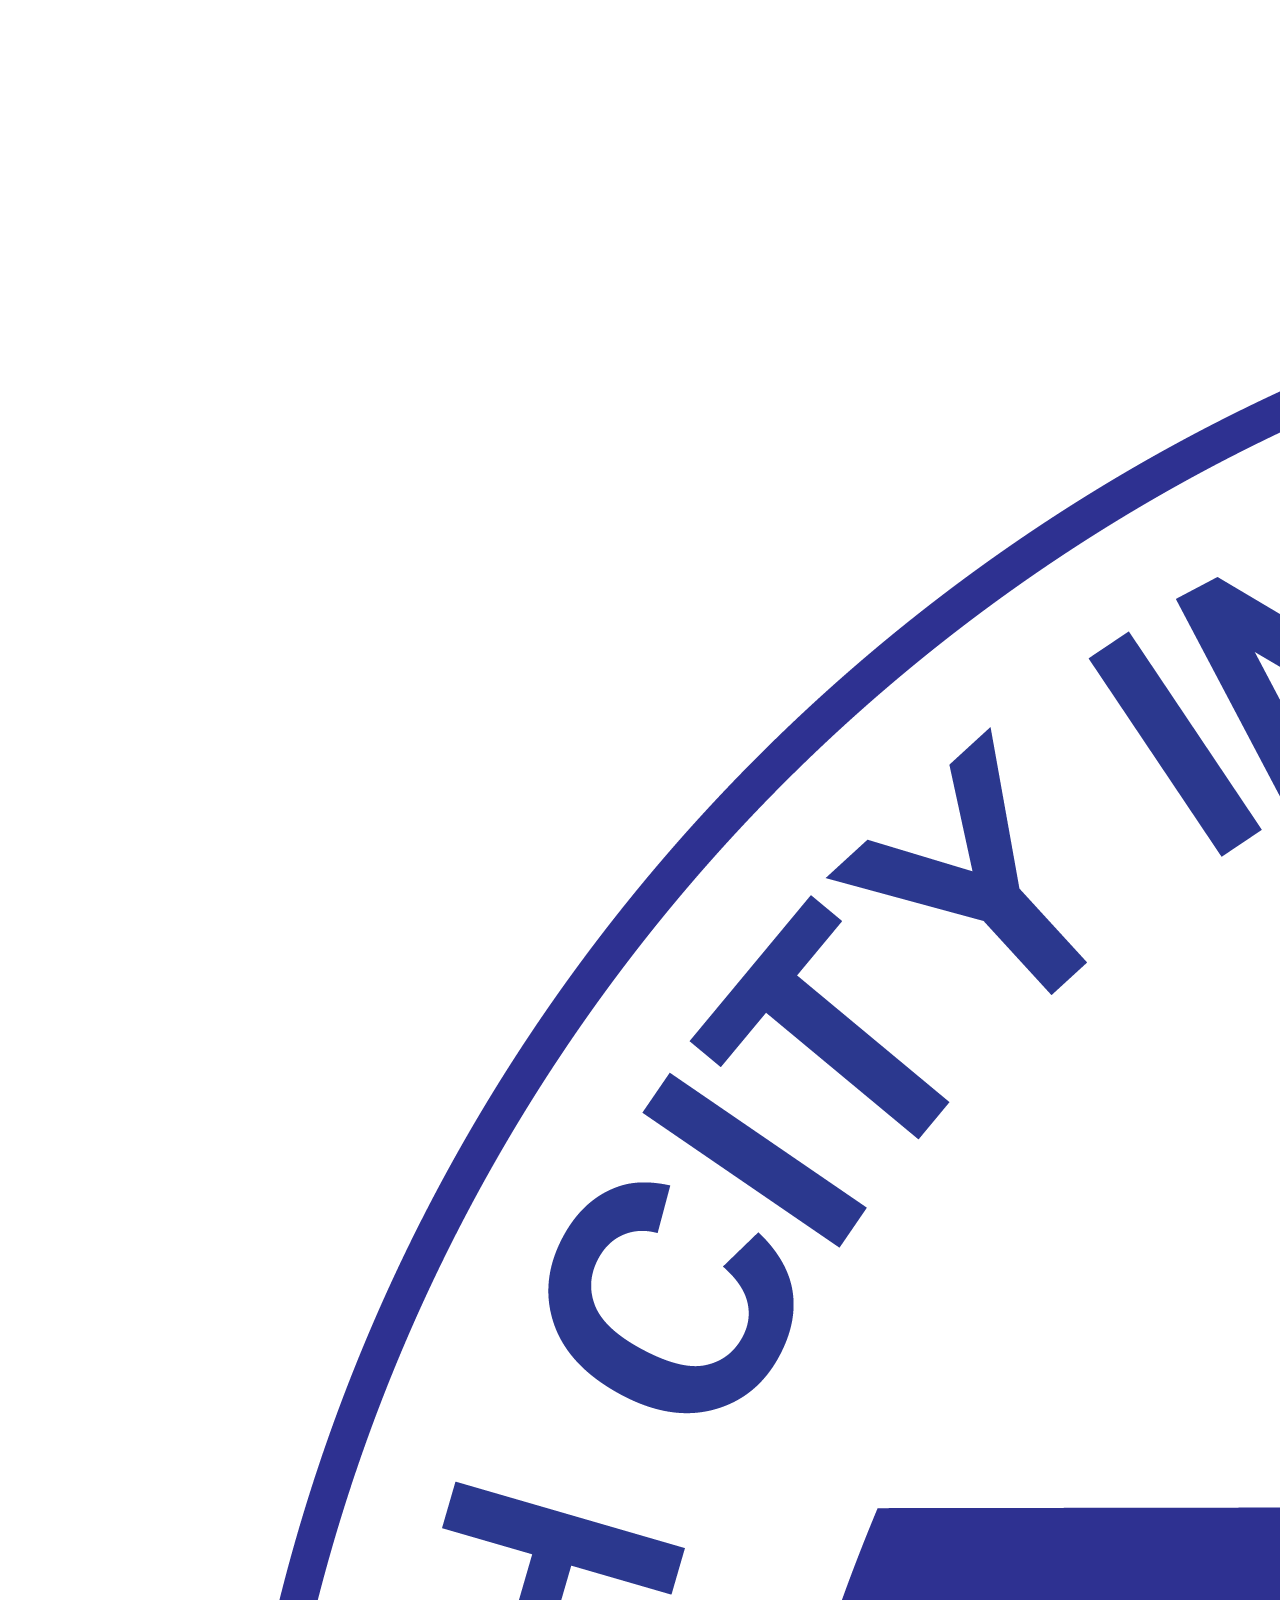
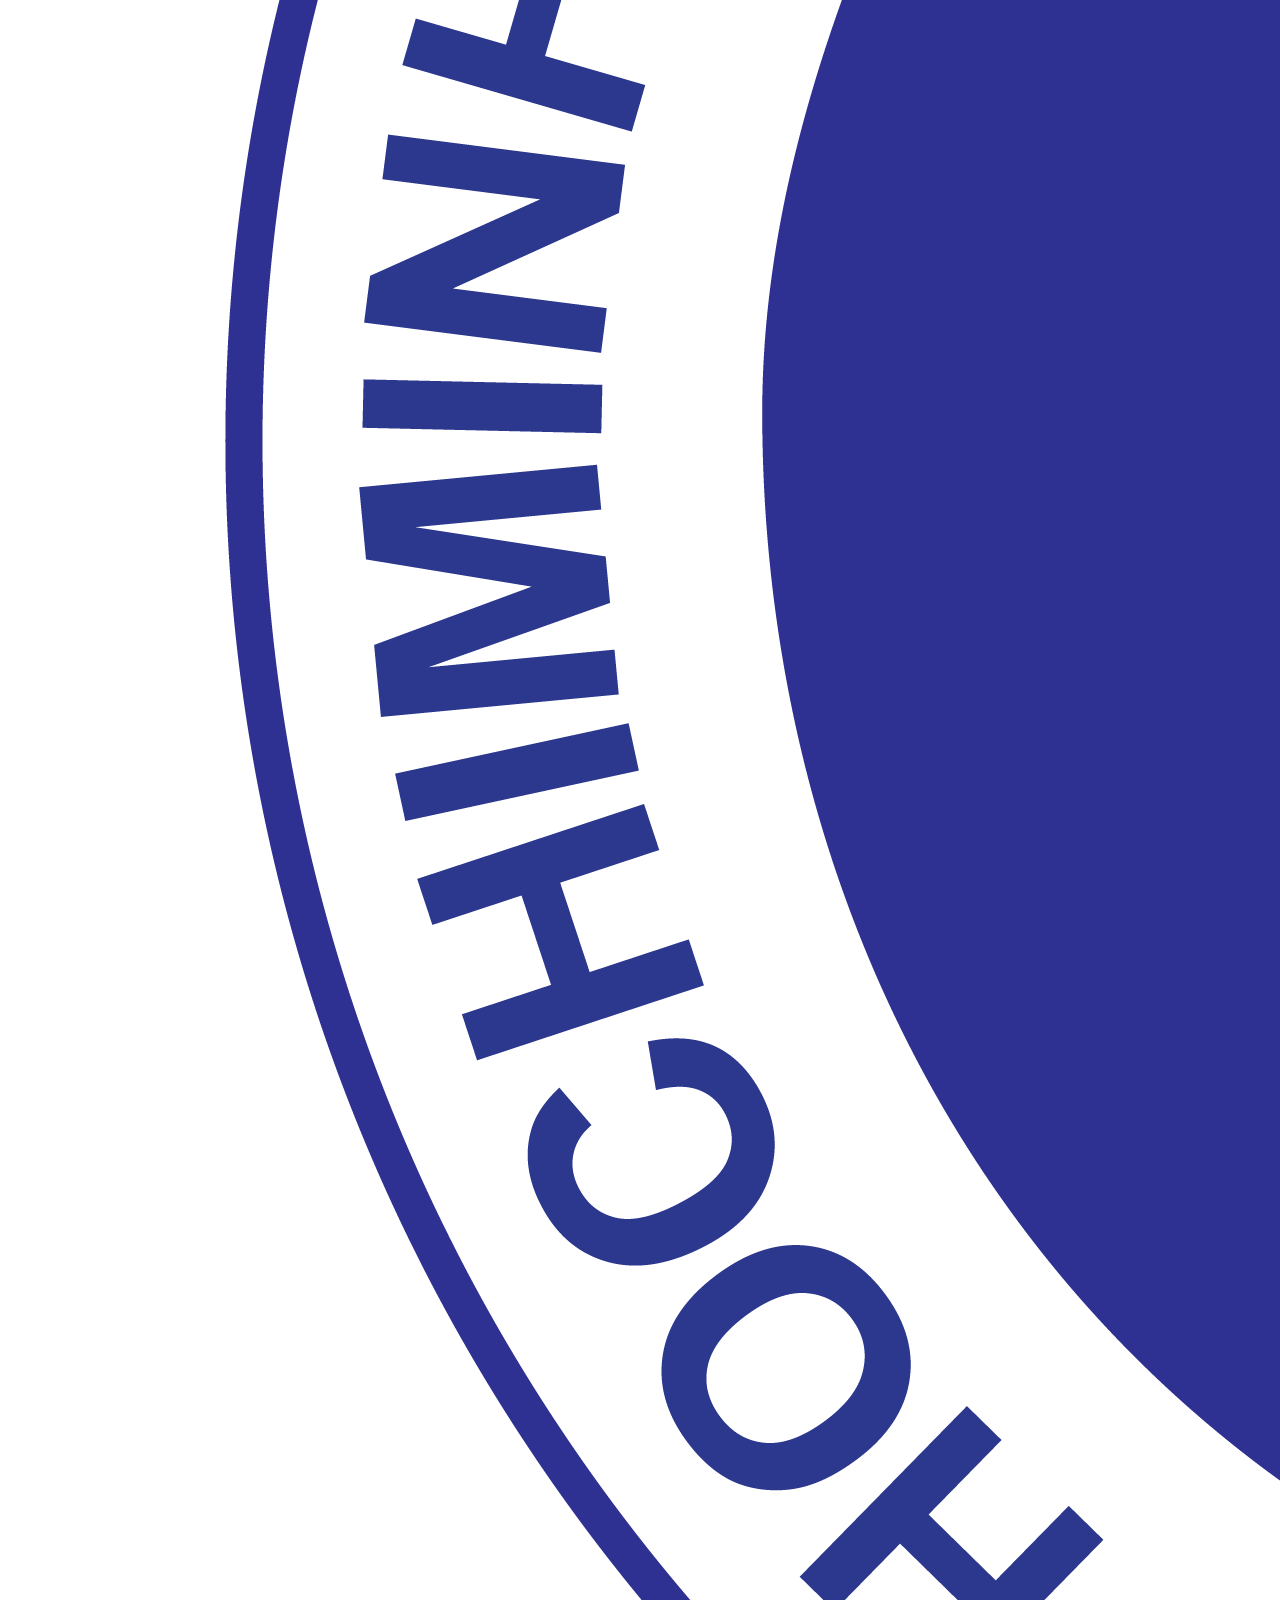
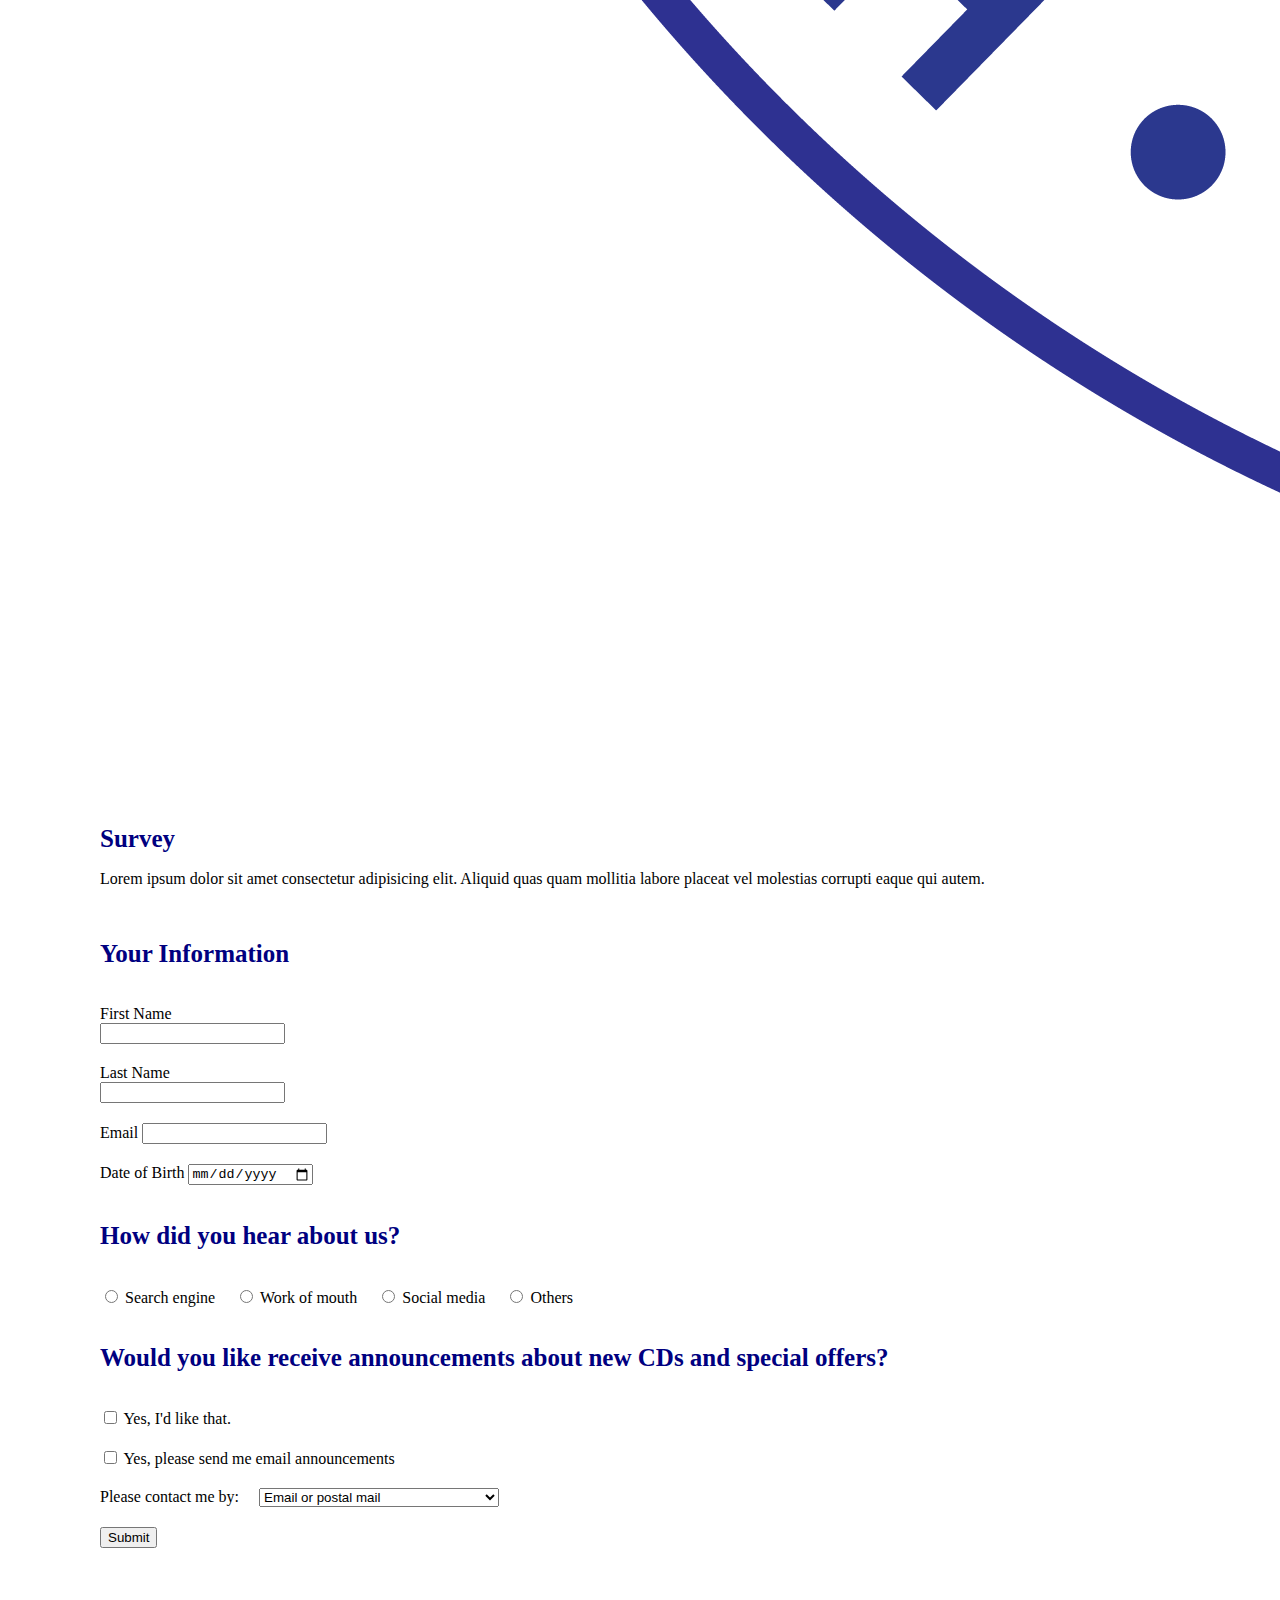
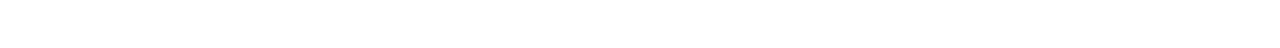
<file: Lab2/Exercise1/index.html>
<!DOCTYPE html>
<html lang="en">
  <head>
    <meta charset="UTF-8" />
    <meta name="viewport" content="width=device-width, initial-scale=1.0" />
    <title>Exercise1</title>
    <link
      href="https://cdn.jsdelivr.net/npm/bootstrap@5.3.8/dist/css/bootstrap.min.css"
      rel="stylesheet"
      integrity="sha384-sRIl4kxILFvY47J16cr9ZwB07vP4J8+LH7qKQnuqkuIAvNWLzeN8tE5YBujZqJLB"
      crossorigin="anonymous"
    />
    <link rel="stylesheet" href="assets/css/style.css" />
  </head>
  <body>
    <header>
      <img
        src="assets/images/hcmiu-logo.png"
        class="img-fluid w-25"
        alt="hcmiu-logo"
      />
    </header>

    <div class="intro">
      <h1>Survey</h1>
      <p>
        Lorem ipsum dolor sit amet consectetur adipisicing elit. Aliquid quas
        quam mollitia labore placeat vel molestias corrupti eaque qui autem.
      </p>
    </div>

    <div class="form">
      <form>
        <h1>Your Information</h1>
        <div class="form-info">
          <div class="form-textfield">
            <label for="first-name" class="form-label">First Name</label>
            <input type="text" class="form-control" id="first-name" />
          </div>
          <div class="form-textfield">
            <label for="last-name" class="form-label">Last Name</label>
            <input type="text" class="form-control" id="last-name" />
          </div>
          <div class="form-textfield">
            <label for="email" class="form-label">Email</label>
            <input type="email" class="form-control" id="email" />
          </div>
          <div class="form-textfield">
            <label for="date-of-birth" class="form-label">Date of Birth</label>
            <input type="date" class="form-control" id="date-of-birth" />
          </div>
        </div>

        <h1>How did you hear about us?</h1>
        <div class="form-radio">
          <div class="form-radio-option">
            <input
              class="form-check-input"
              type="radio"
              name="radioDefault"
              id="radio-search-engine"
            />
            <label class="form-check-label" for="radioDefault1">
              Search engine
            </label>
          </div>
          <div class="form-radio-option">
            <input
              class="form-check-input"
              type="radio"
              name="radioDefault"
              id="radio-work-of-mouth"
            />
            <label class="form-check-label" for="radioDefault2">
              Work of mouth
            </label>
          </div>
          <div class="form-radio-option">
            <input
              class="form-check-input"
              type="radio"
              name="radioDefault"
              id="radio-social-media"
            />
            <label class="form-check-label" for="radioDefault1">
              Social media
            </label>
          </div>
          <div class="form-radio-option">
            <input
              class="form-check-input"
              type="radio"
              name="radioDefault"
              id="radio-others"
            />
            <label class="form-check-label" for="radioDefault2"> Others </label>
          </div>
        </div>

        <h1>
          Would you like receive announcements about new CDs and special offers?
        </h1>
        <div class="form-checkbox">
          <div class="form-check">
            <input
              class="form-check-input"
              type="checkbox"
              value=""
              id="check-yess"
            />
            <label class="form-check-label" for="checkDefault">
              Yes, I'd like that.
            </label>
          </div>

          <div class="form-check">
            <input
              class="form-check-input"
              type="checkbox"
              value=""
              id="check-yes"
            />
            <label class="form-check-label" for="checkDefault">
              Yes, please send me email announcements
            </label>
          </div>
        </div>

        <div class="form-combo">
          <label for="contact-purpose">Please contact me by:</label>
          <select
            class="form-select form-select-sm"
            aria-label="Contact media select"
          >
            <option selected>Email or postal mail</option>
            <option value="1">Email only</option>
            <option value="2">Postal mail only</option>
          </select>
        </div>

        <div class="form-button">
          <button>Submit</button>
        </div>
      </form>
    </div>
    <script
      src="https://cdn.jsdelivr.net/npm/bootstrap@5.3.8/dist/js/bootstrap.bundle.min.js"
      integrity="sha384-FKyoEForCGlyvwx9Hj09JcYn3nv7wiPVlz7YYwJrWVcXK/BmnVDxM+D2scQbITxI"
      crossorigin="anonymous"
    ></script>
  </body>
</html>
</file>
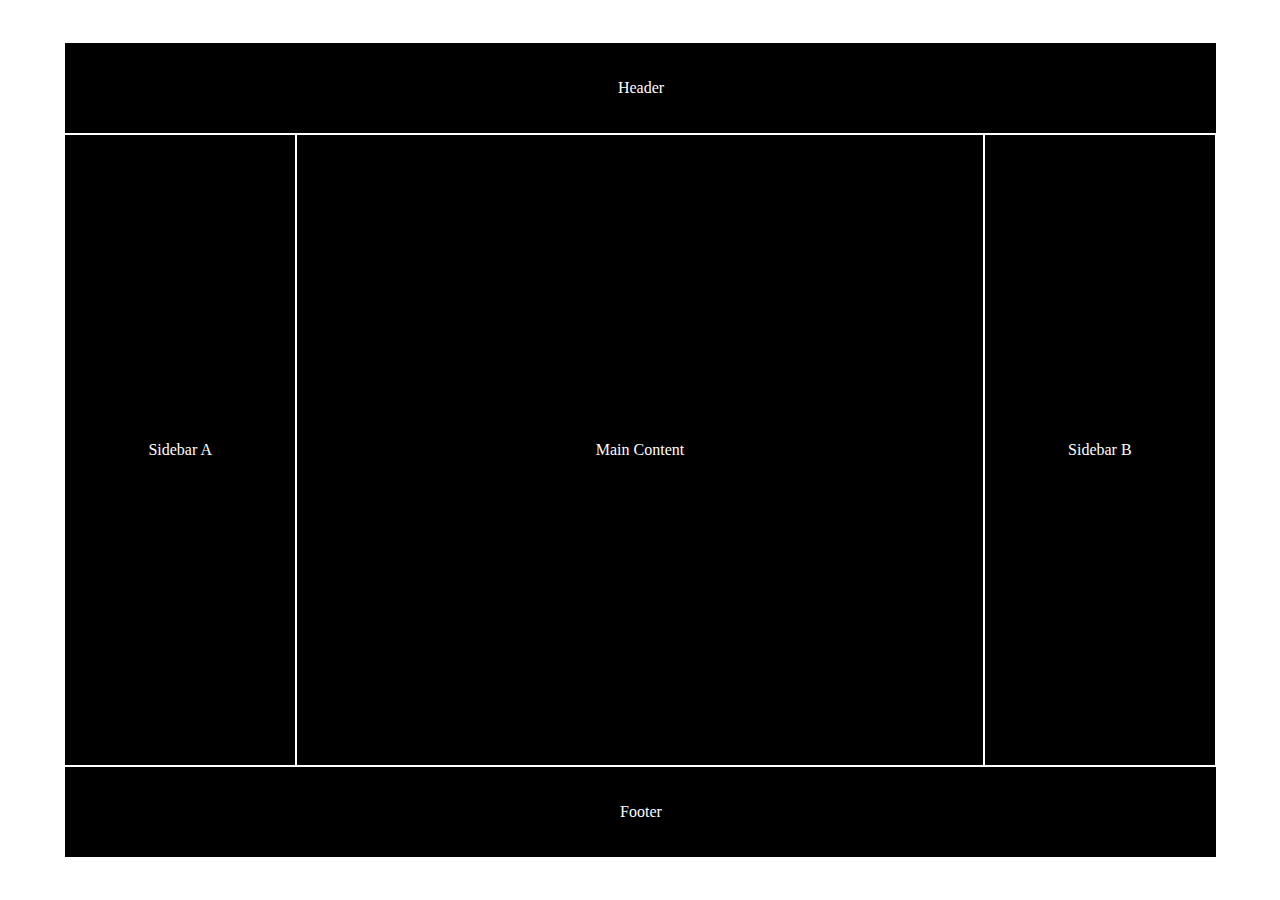
<file: Lab2/Exercise2/index.html>
<!DOCTYPE html>
<html lang="en">
  <head>
    <meta charset="UTF-8" />
    <meta name="viewport" content="width=device-width, initial-scale=1.0" />
    <title>Exercise 2</title>
    <link rel="stylesheet" href="style.css" />
  </head>
  <body>
    <div class="container">
      <div class="header">Header</div>
      <div class="body">
        <div class="body-content" id="sidebar-a">Sidebar A</div>
        <div class="body-content" id="main-content">Main Content</div>
        <div class="body-content" id="sidebar-b">Sidebar B</div>
      </div>
      <div class="footer">Footer</div>
    </div>
  </body>
</html>
</file>
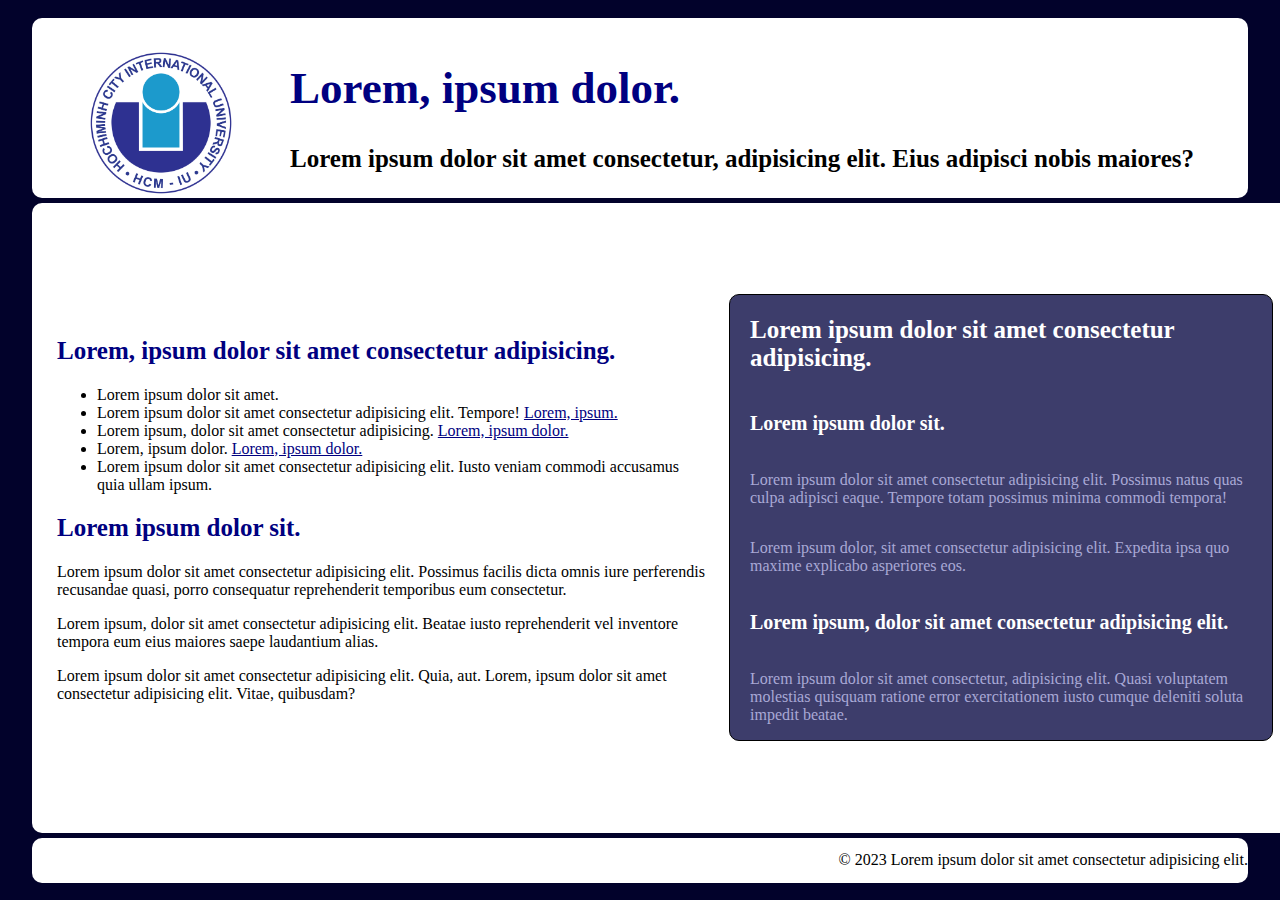
<file: Lab2/Exercise3/index.html>
<!DOCTYPE html>
<html lang="en">
  <head>
    <meta charset="UTF-8" />
    <meta name="viewport" content="width=device-width, initial-scale=1.0" />
    <title>Exercise3</title>
    <link
      href="https://cdn.jsdelivr.net/npm/bootstrap@5.3.8/dist/css/bootstrap.min.css"
      rel="stylesheet"
      integrity="sha384-sRIl4kxILFvY47J16cr9ZwB07vP4J8+LH7qKQnuqkuIAvNWLzeN8tE5YBujZqJLB"
      crossorigin="anonymous"
    />
    <link rel="stylesheet" href="style.css" />
  </head>
  <body>
    <div class="container">
      <div class="header">
        <img src="hcmiu-logo.png" alt="hcmiu-logo" />
        <div class="header-content">
          <h1>Lorem, ipsum dolor.</h1>
          <p>
            Lorem ipsum dolor sit amet consectetur, adipisicing elit. Eius
            adipisci nobis maiores?
          </p>
        </div>
      </div>
      <div class="body">
        <div class="body-content">
          <h2>Lorem, ipsum dolor sit amet consectetur adipisicing.</h2>
          <ul>
            <li>Lorem ipsum dolor sit amet.</li>
            <li>
              Lorem ipsum dolor sit amet consectetur adipisicing elit. Tempore!
              <a href="#">Lorem, ipsum.</a>
            </li>
            <li>
              Lorem ipsum, dolor sit amet consectetur adipisicing.
              <a href="#">Lorem, ipsum dolor.</a>
            </li>
            <li>Lorem, ipsum dolor. <a href="#">Lorem, ipsum dolor.</a></li>
            <li>
              Lorem ipsum dolor sit amet consectetur adipisicing elit. Iusto
              veniam commodi accusamus quia ullam ipsum.
            </li>
          </ul>
          <h2>Lorem ipsum dolor sit.</h2>
          <p>
            Lorem ipsum dolor sit amet consectetur adipisicing elit. Possimus
            facilis dicta omnis iure perferendis recusandae quasi, porro
            consequatur reprehenderit temporibus eum consectetur.
          </p>
          <p>
            Lorem ipsum, dolor sit amet consectetur adipisicing elit. Beatae
            iusto reprehenderit vel inventore tempora eum eius maiores saepe
            laudantium alias.
          </p>
          <p>
            Lorem ipsum dolor sit amet consectetur adipisicing elit. Quia, aut.
            Lorem, ipsum dolor sit amet consectetur adipisicing elit. Vitae,
            quibusdam?
          </p>
        </div>
        <div class="body-card">
          <h2>Lorem ipsum dolor sit amet consectetur adipisicing.</h2>
          <h3>Lorem ipsum dolor sit.</h3>
          <p>
            Lorem ipsum dolor sit amet consectetur adipisicing elit. Possimus
            natus quas culpa adipisci eaque. Tempore totam possimus minima
            commodi tempora!
          </p>
          <p>
            Lorem ipsum dolor, sit amet consectetur adipisicing elit. Expedita
            ipsa quo maxime explicabo asperiores eos.
          </p>
          <h3>Lorem ipsum, dolor sit amet consectetur adipisicing elit.</h3>
          <p>
            Lorem ipsum dolor sit amet consectetur, adipisicing elit. Quasi
            voluptatem molestias quisquam ratione error exercitationem iusto
            cumque deleniti soluta impedit beatae.
          </p>
        </div>
      </div>
      <div class="footer">
        &copy; 2023 Lorem ipsum dolor sit amet consectetur adipisicing elit.
      </div>
    </div>
    <script
      src="https://cdn.jsdelivr.net/npm/bootstrap@5.3.8/dist/js/bootstrap.bundle.min.js"
      integrity="sha384-FKyoEForCGlyvwx9Hj09JcYn3nv7wiPVlz7YYwJrWVcXK/BmnVDxM+D2scQbITxI"
      crossorigin="anonymous"
    ></script>
  </body>
</html>
</file>
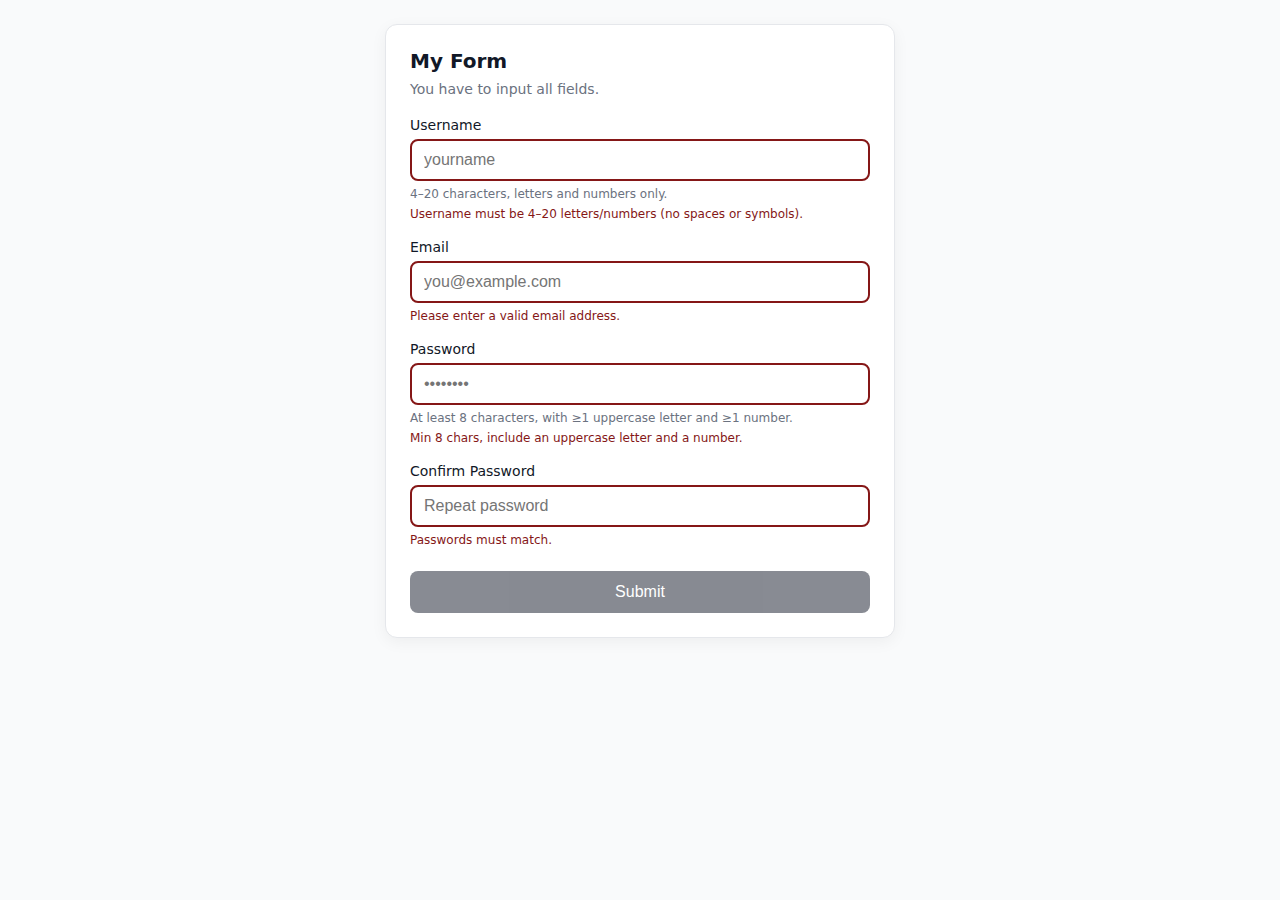
<file: Lab3/Task1.1/index.html>
<!DOCTYPE html>
<html lang="en">

<head>
    <meta charset="utf-8" />
    <title>Task 1.1</title>
    <meta name="viewport" content="width=device-width, initial-scale=1" />
    <style>
        :root {
            --green: #197d3e;
            --red: #851717;
            --gray: #d1d5db;
            --text: #111827;
            --muted: #6b7280;
            --bg: #f9fafb;
        }

        body {
            font-family: system-ui, -apple-system, Segoe UI, Roboto, sans-serif;
            background: var(--bg);
            color: var(--text);
            margin: 0;
            padding: 24px;
            display: flex;
            align-content: center;
            justify-content: center;
        }

        .card {
            width: 100%;
            max-width: 460px;
            background: white;
            border: 1px solid #e5e7eb;
            border-radius: 12px;
            padding: 24px;
            box-shadow: 0 4px 16px rgba(0, 0, 0, .05);
        }

        h1 {
            margin: 0 0 8px;
            font-size: 20px;
        }

        p.intro {
            margin: 0 0 20px;
            color: var(--muted);
            font-size: 14px;
        }

        .field {
            margin-bottom: 14px;
        }

        label {
            display: block;
            font-size: 14px;
            margin-bottom: 6px;
        }

        input {
            box-sizing: border-box;
            width: 100%;
            padding: 10px 12px;
            font-size: 16px;
            border: 2px solid var(--gray);
            border-radius: 8px;
            outline: none;
            transition: border-color .15s ease;
            background: #fff;
        }

        input.is-valid {
            border-color: var(--green);
        }

        input.is-invalid {
            border-color: var(--red);
        }

        .error {
            min-height: 18px;
            font-size: 12px;
            color: var(--red);
            margin: 6px 0 0;
        }

        button[type="submit"] {
            margin-top: 6px;
            width: 100%;
            padding: 12px;
            border: 0;
            border-radius: 8px;
            font-size: 16px;
            cursor: pointer;
            background: #111827;
            color: white;
            transition: opacity .15s ease, transform .02s ease-in-out;
        }

        button[disabled] {
            opacity: .5;
            cursor: not-allowed;
        }

        button:not([disabled]):active {
            transform: translateY(1px);
        }

        small.hint {
            display: block;
            color: var(--muted);
            font-size: 12px;
            margin-top: 6px;
        }
    </style>
</head>

<body>
    <form class="card" id="signupForm" novalidate>
        <h1>My Form</h1>
        <p class="intro">You have to input all fields.</p>

        <div class="field">
            <label for="username">Username</label>
            <input id="username" name="username" type="text" required placeholder="yourname" inputmode="text" />
            <small class="hint">4–20 characters, letters and numbers only.</small>
            <p class="error" id="usernameError" aria-live="polite"></p>
        </div>

        <div class="field">
            <label for="email">Email</label>
            <input id="email" name="email" type="email" required placeholder="you@example.com" />
            <p class="error" id="emailError" aria-live="polite"></p>
        </div>

        <div class="field">
            <label for="password">Password</label>
            <input id="password" name="password" type="password" required placeholder="••••••••" />
            <small class="hint">At least 8 characters, with ≥1 uppercase letter and ≥1 number.</small>
            <p class="error" id="passwordError" aria-live="polite"></p>
        </div>

        <div class="field">
            <label for="confirm">Confirm Password</label>
            <input id="confirm" name="confirm" type="password" required placeholder="Repeat password" />
            <p class="error" id="confirmError" aria-live="polite"></p>
        </div>

        <button id="submitBtn" type="submit" disabled>Submit</button>
    </form>

    <script>
        function validateUsername(username) {
            return /^[A-Za-z0-9]{4,20}$/.test(username);
        }

        function validateEmail(email) {
            return /^[^\s@]+@[^\s@]+\.[^\s@]+$/.test(email);
        }

        function validatePassword(password) {
            return /^(?=.*[A-Z])(?=.*\d).{8,}$/.test(password);
        }

        function validatePasswordMatch(pass1, pass2) {
            return pass1.length > 0 && pass1 === pass2;
        }

        function setValidity(inputEl, isValid, errorEl, errorMessage = "") {
            inputEl.classList.remove("is-valid", "is-invalid");
            if (isValid) {
                inputEl.classList.add("is-valid");
                errorEl.textContent = "";
            } else {
                inputEl.classList.add("is-invalid");
                errorEl.textContent = errorMessage;
            }
        }

        function validateForm() {
            const username = document.getElementById("username");
            const email = document.getElementById("email");
            const password = document.getElementById("password");
            const confirm = document.getElementById("confirm");

            const uOK = validateUsername(username.value);
            const eOK = validateEmail(email.value);
            const pOK = validatePassword(password.value);
            const cOK = validatePasswordMatch(password.value, confirm.value);

            setValidity(username, uOK, document.getElementById("usernameError"),
                "Username must be 4–20 letters/numbers (no spaces or symbols).");

            setValidity(email, eOK, document.getElementById("emailError"),
                "Please enter a valid email address.");

            setValidity(password, pOK, document.getElementById("passwordError"),
                "Min 8 chars, include an uppercase letter and a number.");

            setValidity(confirm, cOK, document.getElementById("confirmError"),
                "Passwords must match.");

            const allValid = uOK && eOK && pOK && cOK;
            document.getElementById("submitBtn").disabled = !allValid;
            return allValid;
        }

        const form = document.getElementById("signupForm");
        ["username", "email", "password", "confirm"].forEach(id => {
            document.getElementById(id).addEventListener("input", validateForm);
            document.getElementById(id).addEventListener("blur", validateForm);
        });

        form.addEventListener("submit", (e) => {
            if (!validateForm()) {
                e.preventDefault();
                return;
            }
            e.preventDefault();
            alert("Form is valid.");
        });
        validateForm();
    </script>
</body>

</html>
</file>
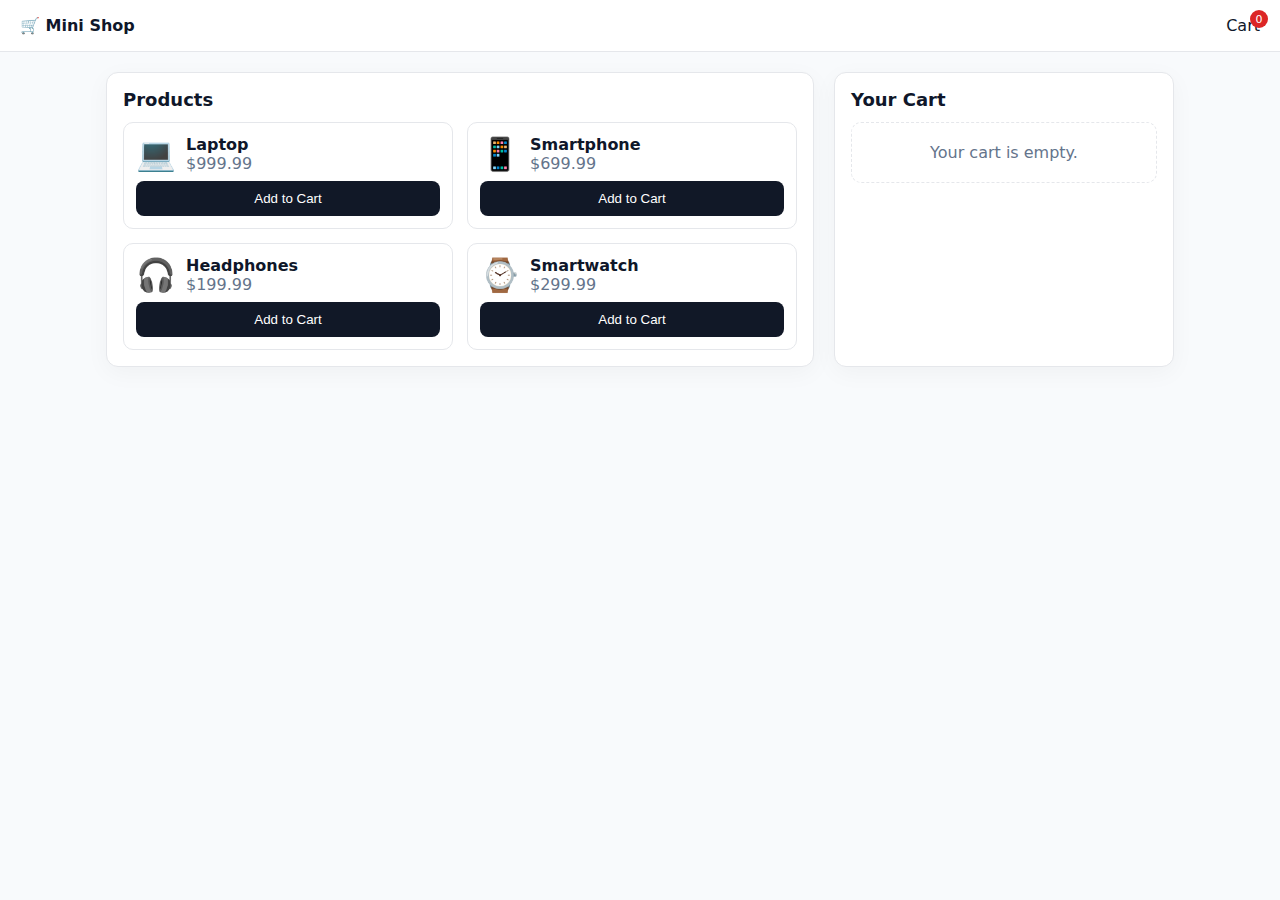
<file: Lab3/Task1.2/index.html>
<!doctype html>
<html lang="en">

<head>
    <meta charset="utf-8" />
    <title>Shopping Cart — Task 1.2</title>
    <meta name="viewport" content="width=device-width, initial-scale=1" />
    <style>
        :root {
            --bg: #f8fafc;
            --card: #ffffff;
            --edge: #e5e7eb;
            --text: #0f172a;
            --muted: #64748b;
            --accent: #111827;
            --ok: #16a34a;
            --danger: #dc2626;
        }

        * {
            box-sizing: border-box
        }

        body {
            margin: 0;
            font-family: system-ui, -apple-system, Segoe UI, Roboto, sans-serif;
            background: var(--bg);
            color: var(--text)
        }

        header {
            display: flex;
            align-items: center;
            justify-content: space-between;
            padding: 16px 20px;
            background: var(--card);
            border-bottom: 1px solid var(--edge);
            position: sticky;
            top: 0
        }

        .brand {
            font-weight: 700
        }

        .cart-icon {
            position: relative;
            display: inline-flex;
            gap: 8px;
            align-items: center
        }

        .cart-bubble {
            position: absolute;
            top: -6px;
            right: -8px;
            background: var(--danger);
            color: #fff;
            border-radius: 999px;
            min-width: 18px;
            height: 18px;
            display: grid;
            place-items: center;
            font-size: 11px;
            padding: 0 5px
        }

        .layout {
            display: grid;
            grid-template-columns: 1fr 340px;
            gap: 20px;
            max-width: 1100px;
            margin: 20px auto;
            padding: 0 16px
        }

        @media (max-width: 900px) {
            .layout {
                grid-template-columns: 1fr
            }
        }

        .card {
            background: var(--card);
            border: 1px solid var(--edge);
            border-radius: 12px;
            padding: 16px;
            box-shadow: 0 6px 24px rgba(0, 0, 0, .04)
        }

        h2 {
            margin: 0 0 12px;
            font-size: 18px
        }

        .products {
            display: grid;
            grid-template-columns: repeat(auto-fill, minmax(220px, 1fr));
            gap: 14px
        }

        .product {
            display: flex;
            flex-direction: column;
            gap: 8px;
            border: 1px solid var(--edge);
            border-radius: 10px;
            padding: 12px
        }

        .p-top {
            display: flex;
            align-items: center;
            gap: 10px
        }

        .emoji {
            font-size: 32px
        }

        .p-name {
            font-weight: 600
        }

        .p-price {
            color: var(--muted)
        }

        .add-btn {
            margin-top: auto;
            width: 100%;
            padding: 10px;
            border: 0;
            border-radius: 8px;
            background: var(--accent);
            color: #fff;
            cursor: pointer
        }

        .add-btn:active {
            transform: translateY(1px)
        }

        .cart {
            display: flex;
            flex-direction: column;
            gap: 12px
        }

        .empty {
            color: var(--muted);
            text-align: center;
            padding: 20px;
            border: 1px dashed var(--edge);
            border-radius: 10px
        }

        .cart-item {
            display: grid;
            grid-template-columns: 38px 1fr auto;
            gap: 10px;
            align-items: center;
            border: 1px solid var(--edge);
            border-radius: 10px;
            padding: 10px
        }

        .cart-emoji {
            font-size: 24px
        }

        .ci-name {
            font-weight: 600
        }

        .ci-price {
            color: var(--muted);
            font-size: 14px
        }

        .qty {
            display: inline-flex;
            align-items: center;
            border: 1px solid var(--edge);
            border-radius: 8px;
            overflow: hidden
        }

        .qty button {
            border: 0;
            background: #f3f4f6;
            padding: 6px 10px;
            cursor: pointer
        }

        .qty input {
            width: 40px;
            text-align: center;
            border: 0;
            padding: 6px 0
        }

        .remove {
            background: transparent;
            border: 0;
            color: var(--danger);
            cursor: pointer
        }

        .right {
            text-align: right
        }

        .subtotal {
            font-weight: 600
        }

        .total {
            display: flex;
            justify-content: space-between;
            align-items: center;
            margin-top: 4px;
            padding-top: 8px;
            border-top: 1px dashed var(--edge);
            font-weight: 700
        }

        .checkout {
            width: 100%;
            padding: 10px;
            border: 0;
            border-radius: 8px;
            background: var(--ok);
            color: #fff;
            cursor: pointer
        }
    </style>
</head>

<body>
    <header>
        <div class="brand">🛒 Mini Shop</div>
        <div class="cart-icon" aria-label="Cart">
            <span>Cart</span>
            <span id="cartCount" class="cart-bubble">0</span>
        </div>
    </header>

    <main class="layout">
        <section class="card">
            <h2>Products</h2>
            <div id="products" class="products"></div>
        </section>

        <aside class="card">
            <h2>Your Cart</h2>
            <div id="cart" class="cart"></div>
            <div id="totalRow" class="total" style="display:none">
                <span>Total</span>
                <span id="totalPrice">$0.00</span>
            </div>
            <button id="checkoutBtn" class="checkout" style="display:none">Checkout</button>
        </aside>
    </main>

    <script>
        const products = [
            { id: 'p1', name: 'Laptop', emoji: '💻', price: 999.99 },
            { id: 'p2', name: 'Smartphone', emoji: '📱', price: 699.99 },
            { id: 'p3', name: 'Headphones', emoji: '🎧', price: 199.99 },
            { id: 'p4', name: 'Smartwatch', emoji: '⌚', price: 299.99 },
        ];
        const cart = new Map();

        const fmt = n => n.toLocaleString(undefined, { style: 'currency', currency: 'USD' });

        function addToCart(productId) {
            const item = cart.get(productId);
            if (item) {
                item.qty += 1;
            } else {
                cart.set(productId, { id: productId, productId, qty: 1 });
            }
            renderCart();
        }

        function removeFromCart(itemId) {
            cart.delete(itemId);
            renderCart();
        }

        function updateQuantity(itemId, quantity) {
            const q = Math.max(0, Math.min(99, Number(quantity) || 0));
            const item = cart.get(itemId);
            if (!item) return;

            if (q === 0) {
                cart.delete(itemId);
            } else {
                item.qty = q;
            }
            renderCart();
        }

        function calculateTotal() {
            let total = 0;
            for (const [, item] of cart) {
                const product = products.find(p => p.id === item.productId);
                total += product.price * item.qty;
            }
            return total;
        }

        function renderProducts() {
            const container = document.getElementById('products');
            container.innerHTML = '';
            for (const p of products) {
                const el = document.createElement('div');
                el.className = 'product';
                el.innerHTML = `
          <div class="p-top">
            <div class="emoji" aria-hidden="true">${p.emoji}</div>
            <div>
              <div class="p-name">${p.name}</div>
              <div class="p-price">${fmt(p.price)}</div>
            </div>
          </div>
          <button class="add-btn" aria-label="Add ${p.name} to cart">Add to Cart</button>
        `;
                el.querySelector('.add-btn').addEventListener('click', () => addToCart(p.id));
                container.appendChild(el);
            }
        }

        function renderCart() {
            const container = document.getElementById('cart');
            const countBubble = document.getElementById('cartCount');
            const totalRow = document.getElementById('totalRow');
            const totalPrice = document.getElementById('totalPrice');
            const checkoutBtn = document.getElementById('checkoutBtn');

            container.innerHTML = '';

            if (cart.size === 0) {
                container.innerHTML = `<div class="empty">Your cart is empty.</div>`;
                countBubble.textContent = '0';
                totalRow.style.display = 'none';
                checkoutBtn.style.display = 'none';
                return;
            }

            let totalCount = 0;
            for (const [, item] of cart) {
                const product = products.find(p => p.id === item.productId);
                totalCount += item.qty;

                const row = document.createElement('div');
                row.className = 'cart-item';
                row.innerHTML = `
          <div class="cart-emoji">${product.emoji}</div>
          <div>
            <div class="ci-name">${product.name}</div>
            <div class="ci-price">${fmt(product.price)} each</div>
            <div class="qty" aria-label="Quantity controls for ${product.name}">
              <button type="button" aria-label="Decrease">−</button>
              <input type="text" inputmode="numeric" value="${item.qty}" aria-label="Quantity input" />
              <button type="button" aria-label="Increase">+</button>
            </div>
          </div>
          <div class="right">
            <div class="subtotal">${fmt(product.price * item.qty)}</div>
            <button class="remove" aria-label="Remove ${product.name}">Remove</button>
          </div>
        `;

                const [decBtn, qtyInput, incBtn] = row.querySelectorAll('.qty > *');

                decBtn.addEventListener('click', () => updateQuantity(item.id, item.qty - 1));
                incBtn.addEventListener('click', () => updateQuantity(item.id, item.qty + 1));

                qtyInput.addEventListener('input', (e) => {
                    const raw = e.target.value.replace(/[^\d]/g, '');
                    e.target.value = raw;
                });
                qtyInput.addEventListener('blur', (e) => updateQuantity(item.id, e.target.value));
                qtyInput.addEventListener('keydown', (e) => {
                    if (e.key === 'Enter') {
                        e.preventDefault();
                        updateQuantity(item.id, e.target.value);
                    }
                });

                row.querySelector('.remove').addEventListener('click', () => removeFromCart(item.id));
                container.appendChild(row);
            }

            countBubble.textContent = String(totalCount);
            totalRow.style.display = '';
            totalPrice.textContent = fmt(calculateTotal());
            checkoutBtn.style.display = '';
            checkoutBtn.onclick = () => alert(`Total: ${fmt(calculateTotal())}\n(Checkout flow demo)`);
        }

        renderProducts();
        renderCart();
    </script>
</body>

</html>
</file>
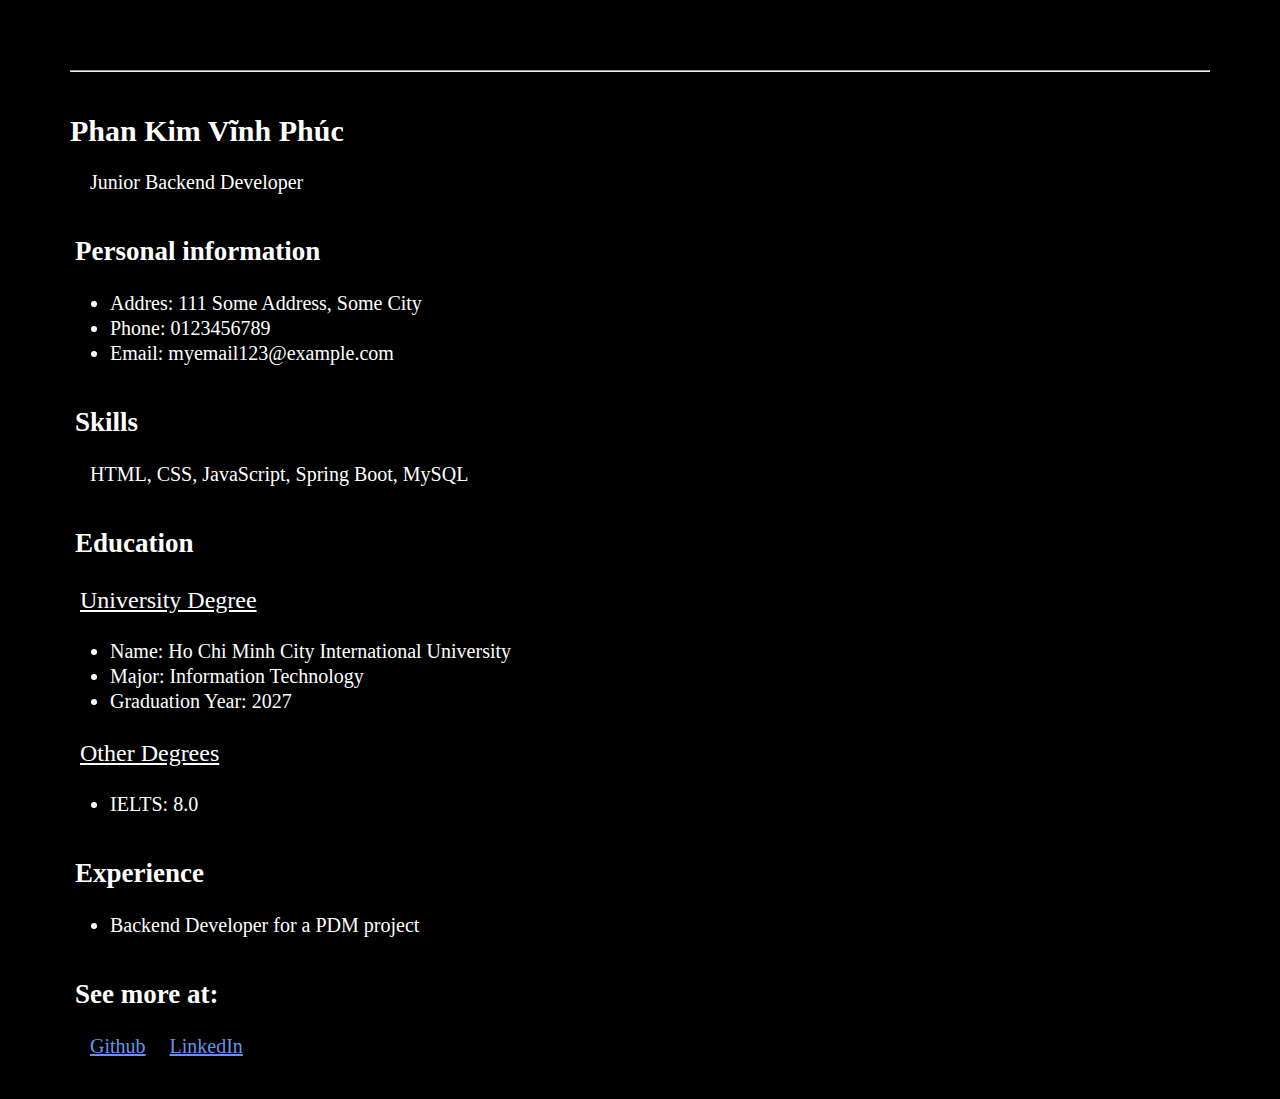
<file: Lab1/Exercise1/cv.html>
<!DOCTYPE html>
<html lang="en">
<head>
    <meta charset="UTF-8">
    <meta name="viewport" content="width=device-width, initial-scale=1.0">
    <title>Curriculum Vitae</title>

    <meta name="description" content="My CV.">
    <meta name="author" content="Phan Kim Vĩnh Phúc">

    <meta property="og:title" content="Phan Kim Vĩnh Phúc — CV">
    <meta property="og:description" content="My CV">
    <meta property="og:type" content="profile">
    <meta property="og:url" content="https://mypageurl.com/">

    <link rel="stylesheet" href="cv.css">
    <link rel="icon" href="./favicon.ico">
</head>
<body>
    <hr>
    <div>
        <h1>Phan Kim Vĩnh Phúc</h1>
        <p>Junior Backend Developer</p>
    </div>

    <div>
        <h2>Personal information</h2>
        <ul>
            <li>Addres: 111 Some Address, Some City</li>
            <li>Phone: 0123456789</li>
            <li>Email: myemail123@example.com</li>
        </ul>
    </div>

    <div>
        <h2>Skills</h2>
        <p>HTML, CSS, JavaScript, Spring Boot, MySQL</p>
    </div>
    
    <div>
        <h2>Education</h2>
        <h3>University Degree</h3>
        <ul>
            <li>Name: Ho Chi Minh City International University</li>
            <li>Major: Information Technology</li>
            <li>Graduation Year: 2027</li>
        </ul>
        <h3>Other Degrees</h3>
        <ul>
            <li>IELTS: 8.0</li>
        </ul>
    </div>
    
    <div>
        <h2>Experience</h2>
        <ul>
            <li>Backend Developer for a PDM project</li>
        </ul>
    </div>

    <div>
        <h2>See more at:</h2>
        <a href="myurl">Github</a>
        <a href="myurl">LinkedIn</a>
    </div>
    



</body>
</html>
</file>
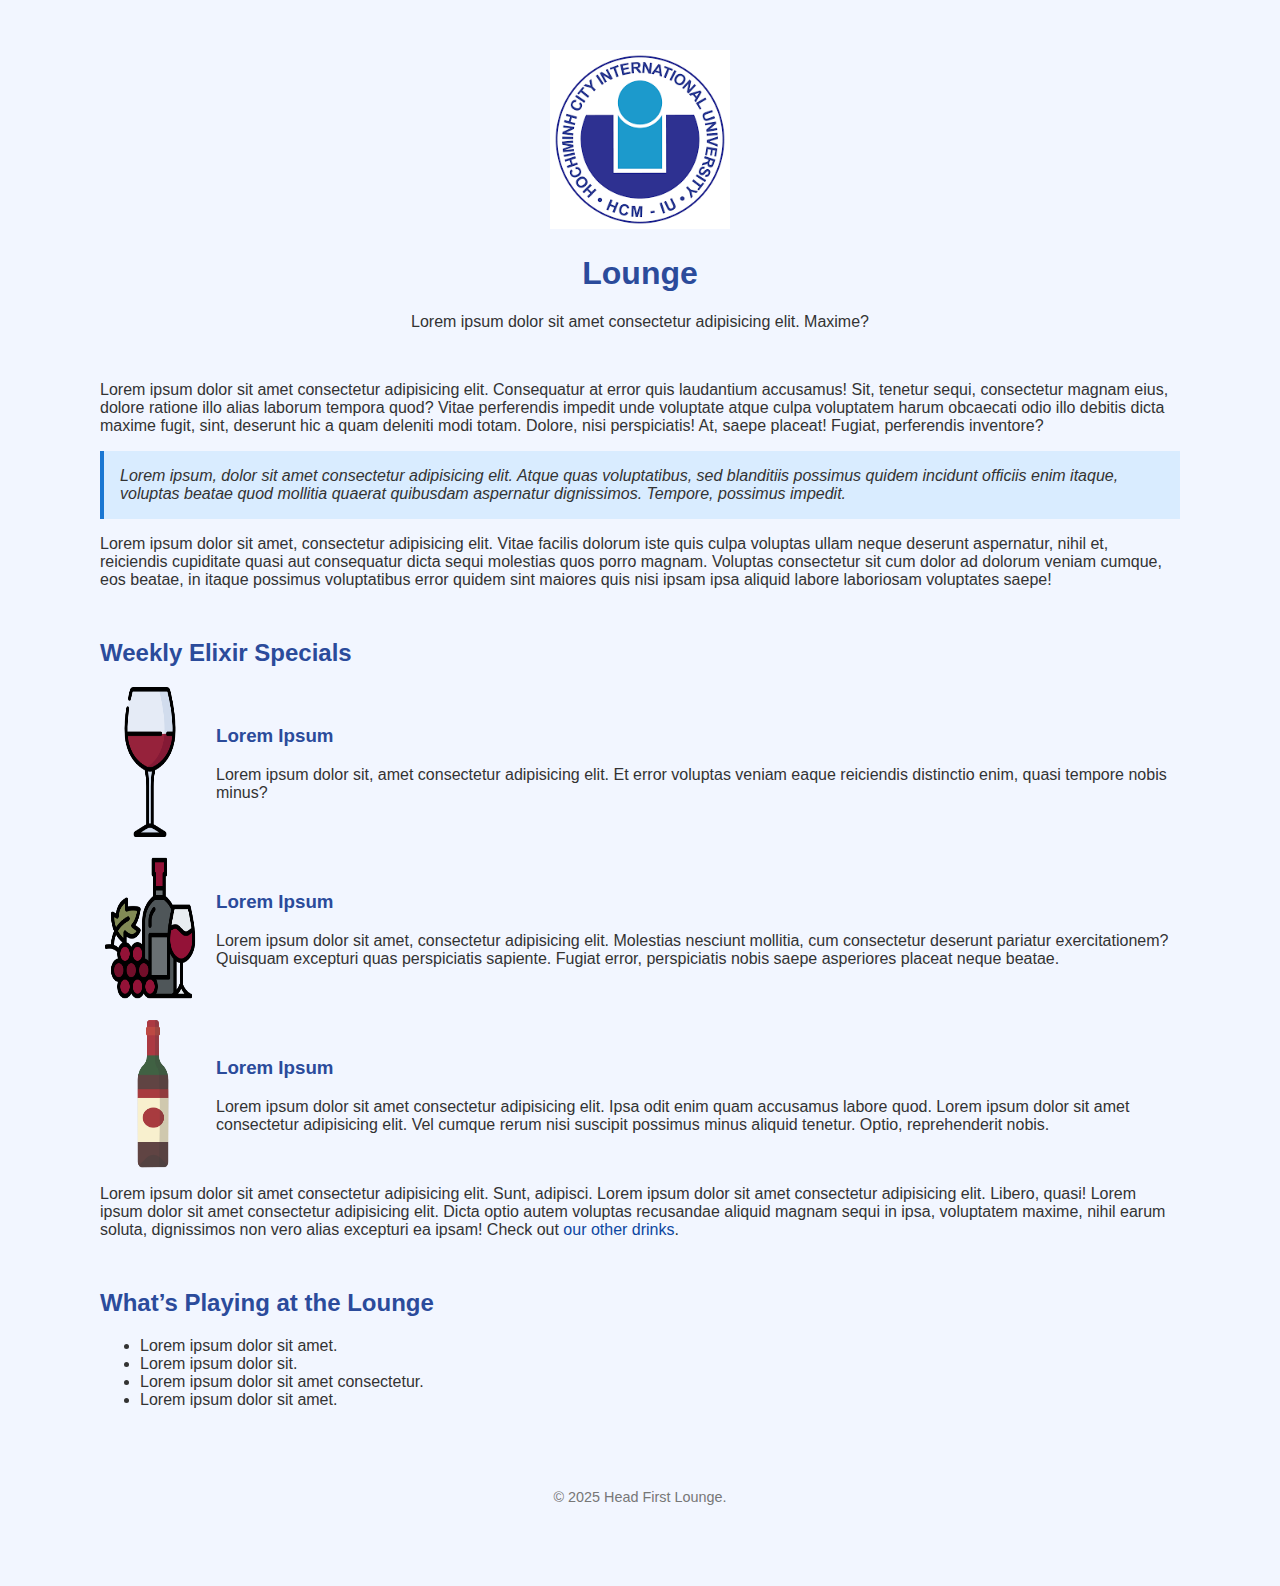
<file: Lab1/Exercise3/lounge.html>
<!DOCTYPE html>
<html lang="en">
<head>
  <meta charset="UTF-8">
  <meta name="viewport" content="width=device-width, initial-scale=1.0">
  <title>Lounge</title>
  <link rel="icon" href="./favicon.ico">

  <style>
    body {
      background-color: #f2f6ff;
      font-family: Arial, sans-serif;
      font-size: 16px;
      color: #333;
      margin: 0;
      padding: 50px 100px;
    }

    header {
      text-align: center;
      margin-bottom: 50px;
    }

    header img {
      width: 180px;
      height: auto;
    }

    h1, h2, h3 {
      color: #2b4b9b;
    }

    a {
      color: #0d47a1;
      text-decoration: none;
    }

    a:hover {
      color: #9f300e;
      text-decoration: underline;
    }

    blockquote {
      background-color: #d9ecff;
      border-left: 4px solid #1976d2;
      margin: 1em 0;
      padding: 1em;
      font-style: italic;
    }

    .drink {
      display: flex;
      align-items: center;
      margin-bottom: 1em;
    }

    .drink img {
      width: 100px;
      height: 150px;
      margin-right: 1em;
      border-radius: 6px;
    }

    footer {
      text-align: center;
      font-size: 0.9em;
      color: #777;
      padding: 1rem 0;
    }

    section {
        margin-bottom: 50px;
    }
  </style>
</head>
<body>
  <header>
    <a href="https://it.hcmiu.edu.vn" target="_blank">
      <img src="hcmiu.png" alt="IU Logo">
    </a>
    <h1>Lounge</h1>
    <p>Lorem ipsum dolor sit amet consectetur adipisicing elit. Maxime?</p>
  </header>

  <section>
    <p>Lorem ipsum dolor sit amet consectetur adipisicing elit. Consequatur at error quis laudantium accusamus! Sit, tenetur sequi, consectetur magnam eius, dolore ratione illo alias laborum tempora quod? Vitae perferendis impedit unde voluptate atque culpa voluptatem harum obcaecati odio illo debitis dicta maxime fugit, sint, deserunt hic a quam deleniti modi totam. Dolore, nisi perspiciatis! At, saepe placeat! Fugiat, perferendis inventore?</p>
    <blockquote>
      Lorem ipsum, dolor sit amet consectetur adipisicing elit. Atque quas voluptatibus, sed blanditiis possimus quidem incidunt officiis enim itaque, voluptas beatae quod mollitia quaerat quibusdam aspernatur dignissimos. Tempore, possimus impedit.
    </blockquote>
    <p>Lorem ipsum dolor sit amet, consectetur adipisicing elit. Vitae facilis dolorum iste quis culpa voluptas ullam neque deserunt aspernatur, nihil et, reiciendis cupiditate quasi aut consequatur dicta sequi molestias quos porro magnam. Voluptas consectetur sit cum dolor ad dolorum veniam cumque, eos beatae, in itaque possimus voluptatibus error quidem sint maiores quis nisi ipsam ipsa aliquid labore laboriosam voluptates saepe!</p>
  </section>

  <section>
    <h2>Weekly Elixir Specials</h2>

    <div class="drink">
      <img src="wine-glass.png" alt="Lorem Ipsum">
      <div>
        <h3>Lorem Ipsum</h3>
        <p>Lorem ipsum dolor sit, amet consectetur adipisicing elit. Et error voluptas veniam eaque reiciendis distinctio enim, quasi tempore nobis minus?</p>
      </div>
    </div>

    <div class="drink">
      <img src="wine.png" alt="Lorem Ipsum">
      <div>
        <h3>Lorem Ipsum</h3>
        <p>Lorem ipsum dolor sit amet, consectetur adipisicing elit. Molestias nesciunt mollitia, cum consectetur deserunt pariatur exercitationem? Quisquam excepturi quas perspiciatis sapiente. Fugiat error, perspiciatis nobis saepe asperiores placeat neque beatae.</p>
      </div>
    </div>

    <div class="drink">
      <img src="red-wine.png" alt="Lorem Ipsum">
      <div>
        <h3>Lorem Ipsum</h3>
        <p>Lorem ipsum dolor sit amet consectetur adipisicing elit. Ipsa odit enim quam accusamus labore quod. Lorem ipsum dolor sit amet consectetur adipisicing elit. Vel cumque rerum nisi suscipit possimus minus aliquid tenetur. Optio, reprehenderit nobis.</p>
      </div>
    </div>

    <div class="other-drinks">
        <p>Lorem ipsum dolor sit amet consectetur adipisicing elit. Sunt, adipisci. Lorem ipsum dolor sit amet consectetur adipisicing elit. Libero, quasi! Lorem ipsum dolor sit amet consectetur adipisicing elit. Dicta optio autem voluptas recusandae aliquid magnam sequi in ipsa, voluptatem maxime, nihil earum soluta, dignissimos non vero alias excepturi ea ipsam! Check out <a href="myurl">our other drinks</a>.</p>
  </section>

  <section>
    <h2>What’s Playing at the Lounge</h2>
    <ul>
      <li>Lorem ipsum dolor sit amet.</li>
      <li>Lorem ipsum dolor sit.</li>
      <li>Lorem ipsum dolor sit amet consectetur.</li>
      <li>Lorem ipsum dolor sit amet.</li>
    </ul>
  </section>

  <footer>
    <p>&copy; 2025 Head First Lounge.</p>
  </footer>
</body>
</html>
</file>
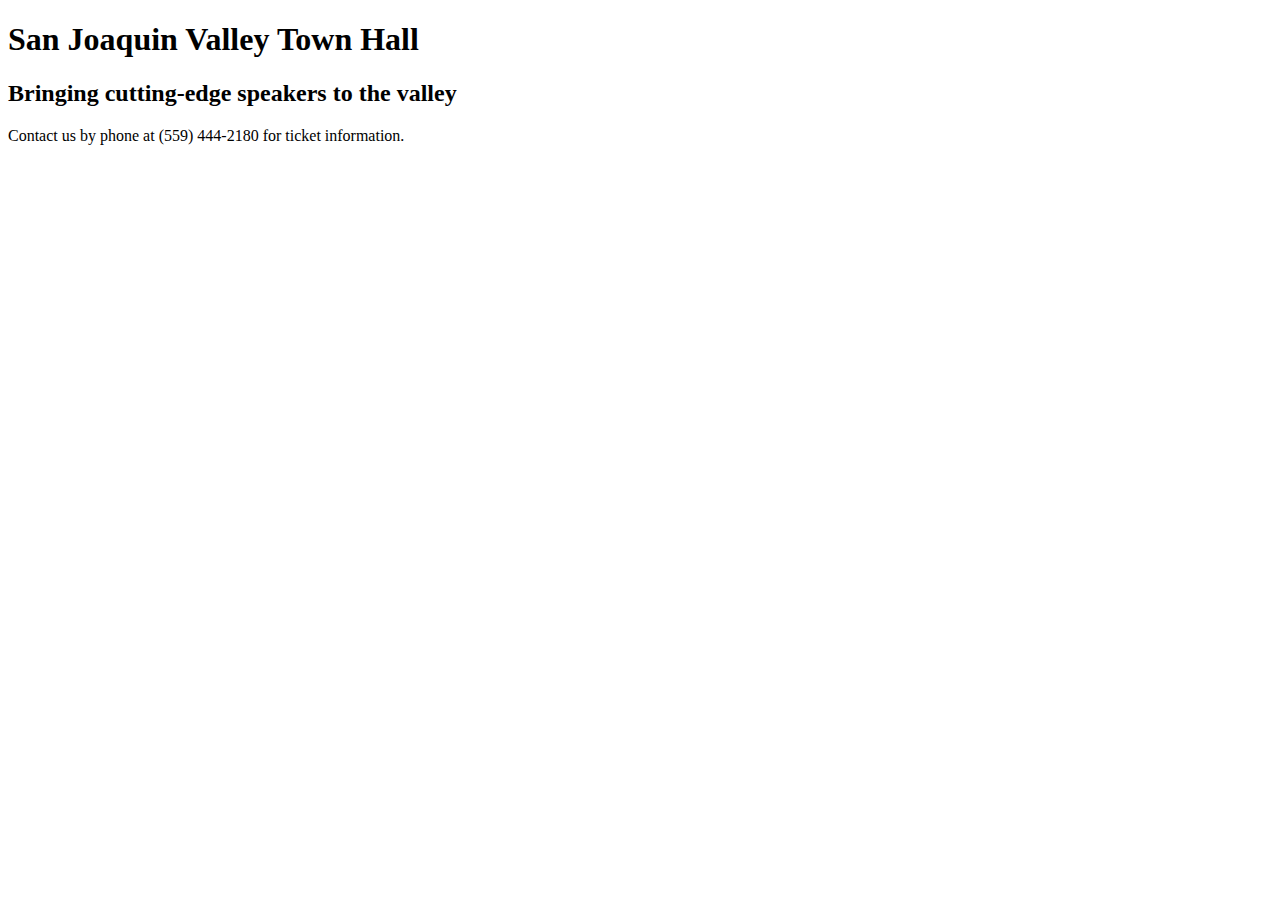
<file: Lab1/Example/ch02/04_comments.html>
<!DOCTYPE html>

<!--
    This document displays the home page
    for the web site
-->

<html lang="en">
	<head>
		<meta charset="utf-8">
		<title>San Joaquin Valley Town Hall</title>
	</head>

	<body>
        <h1>San Joaquin Valley Town Hall</h1>
        <h2>Bringing cutting-edge speakers to the valley</h2>
<!-- This comments out all of the HTML code in the unordered list
        <ul>
            <li>October: David Brancaccio</li>
            <li>November: Andrew Ross Sorkin</li>
            <li>January: Amy Chua</li>
            <li>February: Scott Sampson</li>
            <li>March: Carlos Eire</li>
            <li>April: Ronan Tynan</li>
        </ul>
    The code after the end of this comment is active -->    
        <p>Contact us by phone at (559) 444-2180 for ticket information.</p>
	</body>
</html>
</file>
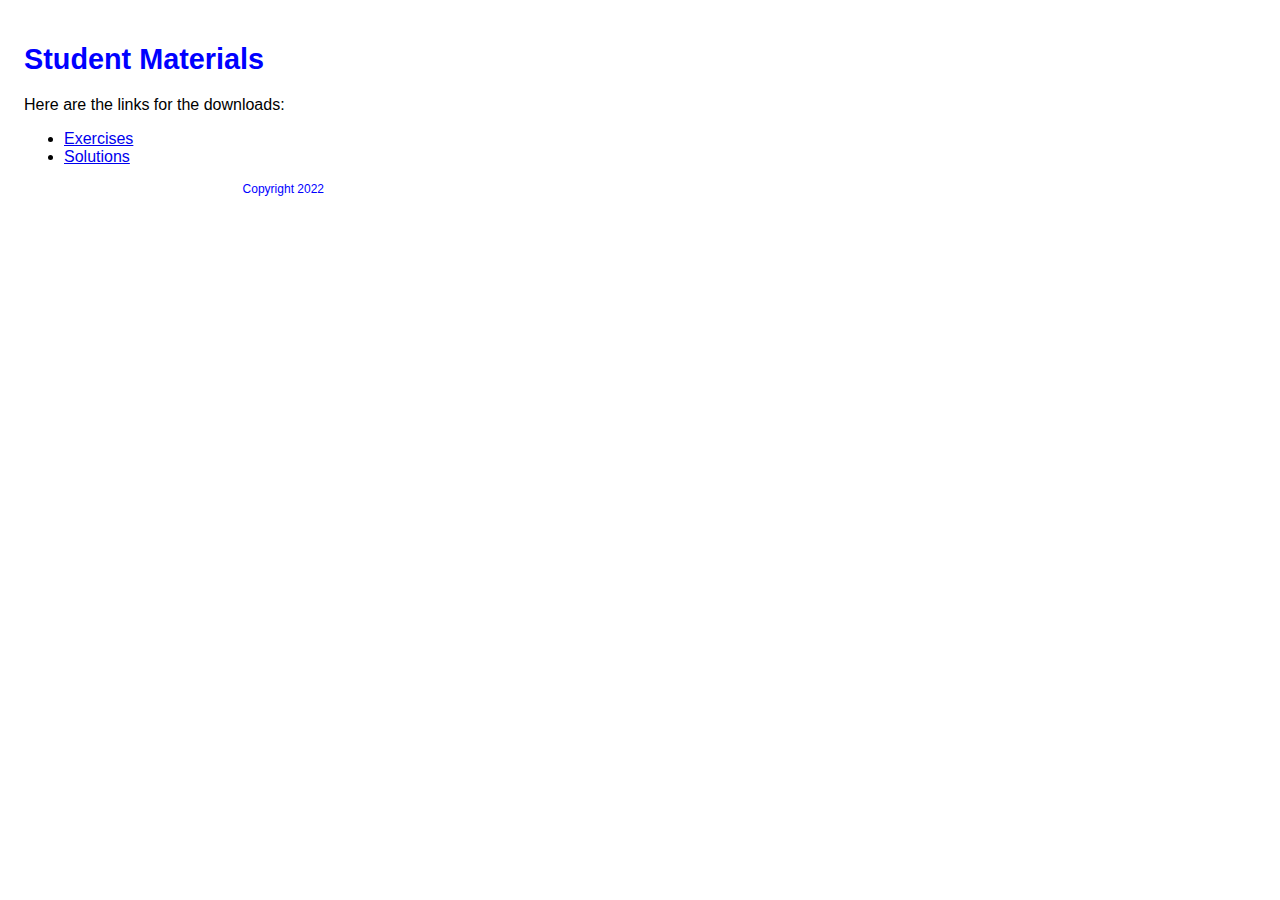
<file: Lab1/Example/ch02/06_basic_selectors.html>
<!doctype html>
<html lang="en">
	<head>
		<meta charset="utf-8">
		<title>Basic Selectors</title>
		<link rel="stylesheet" href="basic_selectors.css">
	</head>

	<body>
		<h1 class="base_color">Student Materials</h1>
		<p>Here are the links for the downloads:</p>
		<ul id="links">
			<li><a href="exercises.html">Exercises</a></li>
			<li><a href="solutions.html">Solutions</a></li>
		</ul>
		<p id="copyright" class="base_color">Copyright 2022</p>
	</body>
</html>
</file>
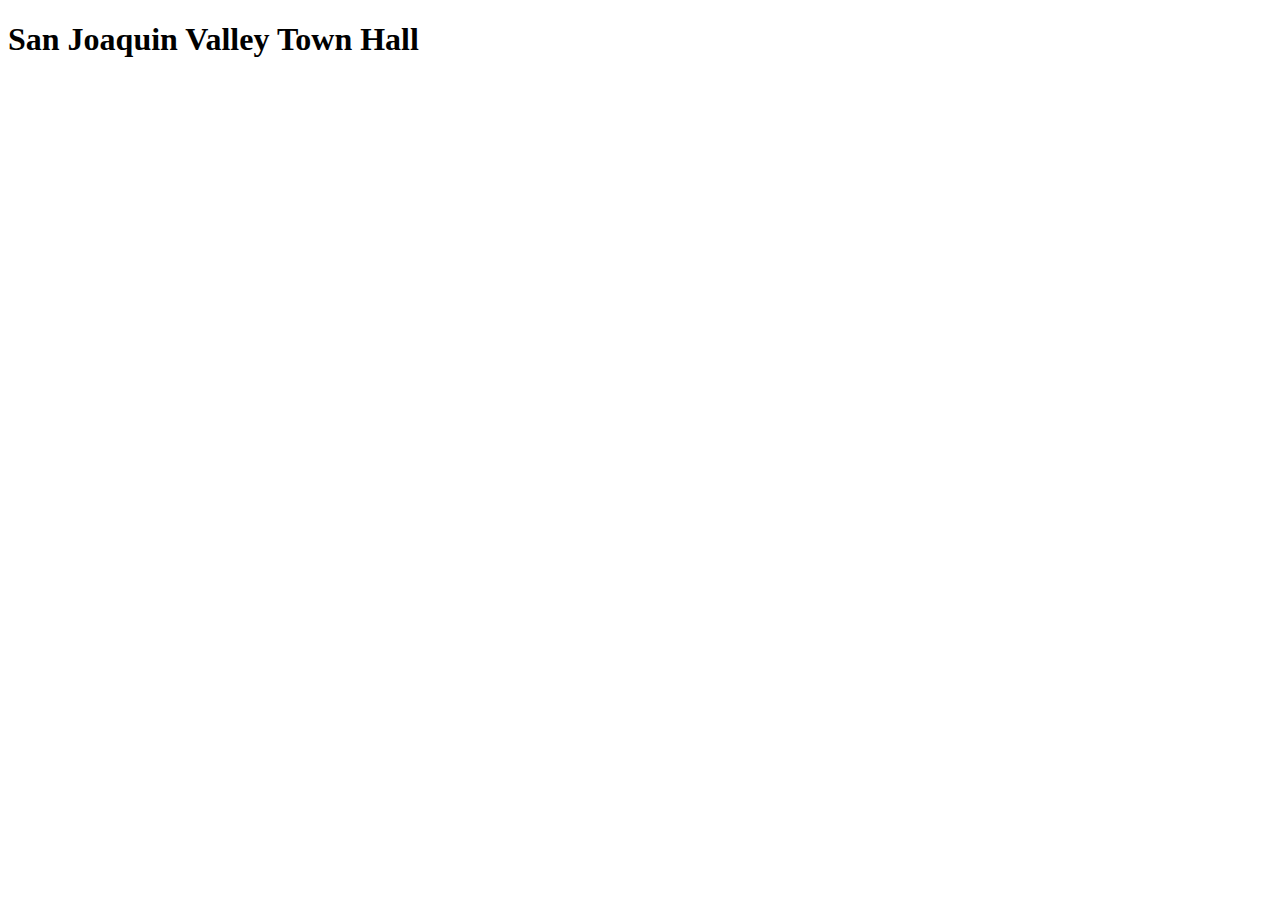
<file: Lab1/Example/ch03/01_title_favicon_meta.html>
<!DOCTYPE html>
<html>
	<head>
		<meta charset="utf-8">
		<meta name="description" content="A yearly lecture series with speakers
			that present new information on a wide range of subjects">
		<title>San Joaquin Valley Town Hall | speakers and luncheons</title>
		<link rel="shortcut icon" href="images/favicon.ico">
	</head>
	<body>
		<h1>San Joaquin Valley Town Hall</h1>
	</body>
</html>
</file>
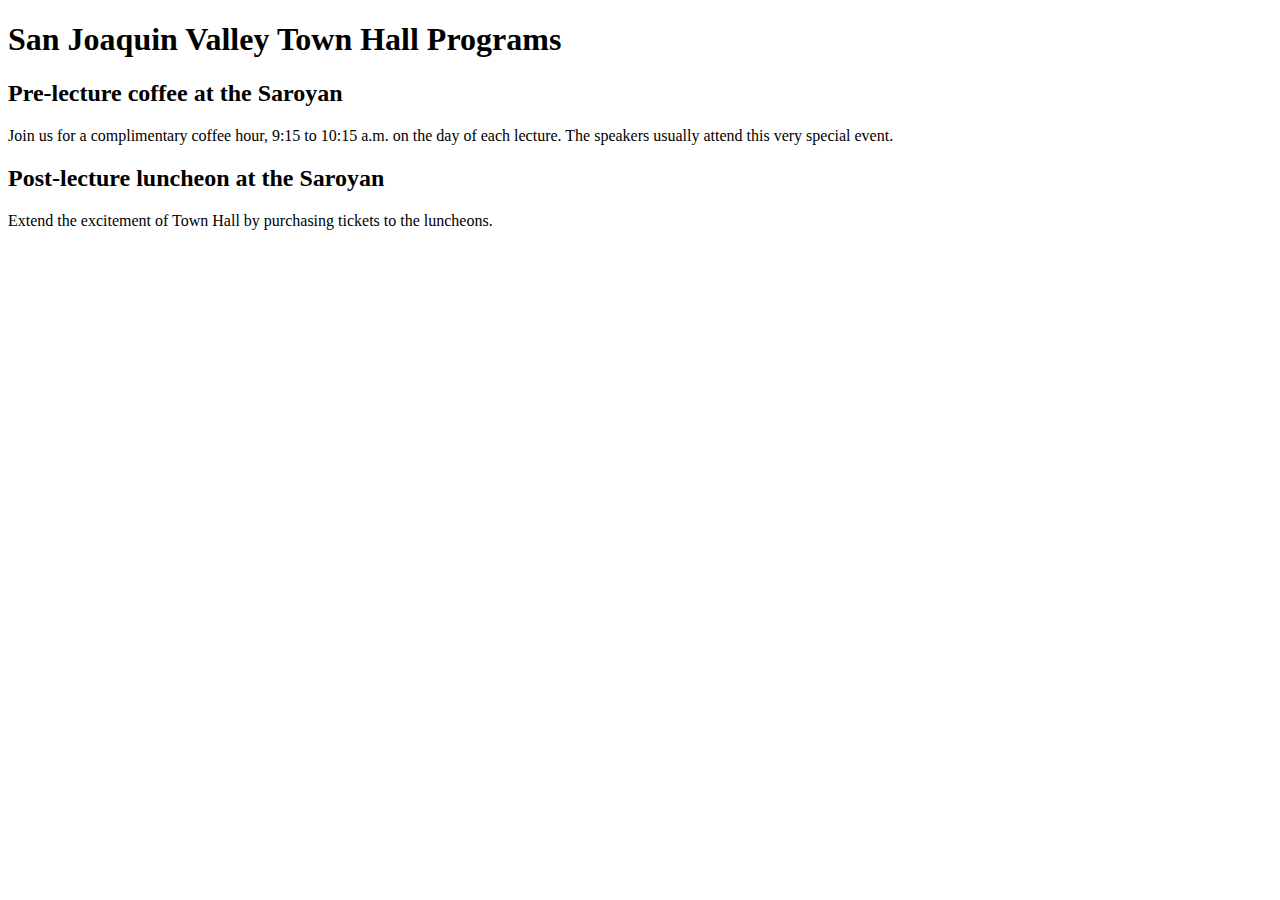
<file: Lab1/Example/ch03/02_lang_headings_paragraphs.html>
<!DOCTYPE html>
<html lang="en">
	<h1>San Joaquin Valley Town Hall Programs</h1>
	<h2>Pre-lecture coffee at the Saroyan</h2>
	<p>Join us for a complimentary coffee hour, 9:15 to 10:15 a.m. on the 
	   day of each lecture. The speakers usually attend this very special 
	   event.</p>
	<h2>Post-lecture luncheon at the Saroyan</h2>
	<p>Extend the excitement of Town Hall by purchasing tickets to the 
	   luncheons.</p>
</html>
</file>
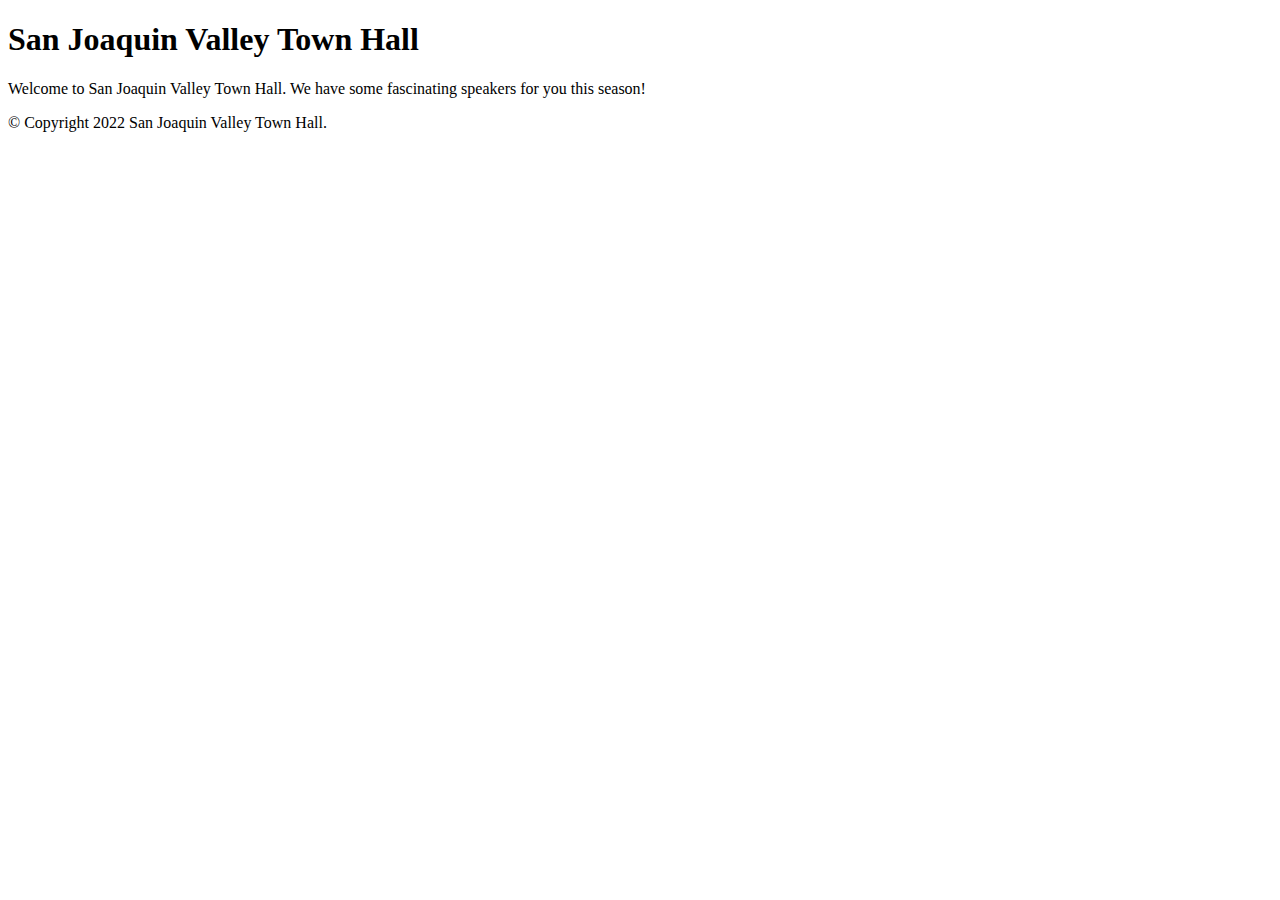
<file: Lab1/Example/ch03/03_structural_elements.html>
<!doctype html>
<html lang="en">
<body>
	<header>
		<h1>San Joaquin Valley Town Hall</h1>
	</header>
	<main>
		<p>Welcome to San Joaquin Valley Town Hall. We have some fascinating speakers for you this season!</p>
	</main>    
	<footer>
		<p>&copy; Copyright 2022 San Joaquin Valley Town Hall.</p>
	</footer>
</body>
</html>
</file>
<file: Lab2/Exercise1/assets/css/style.css>
body {
    display: flex;
    flex-direction: column;
    justify-content: center;
    gap: 20px;
    margin: 100px;
}

form {
    display: flex;
    flex-direction: column;
    gap: 20px;
}

h1 {
    font-size: 25px;
    color:navy;
}

.form-info {
    display: flex;
    flex-direction: column;
    gap: 20px;
}

.form-textfield {
    width: 250px
}

.form-radio {
    display: flex;
    justify-content: flex-start;
    gap: 20px;
    flex-wrap: wrap;
}

.form-check-input:checked {
    border: 2px solid white;
    background-color: navy;
}

.form-checkbox {
    display: flex;
    flex-direction: column;
    gap: 20px;
}

.form-combo {
    display: flex;
    gap: 20px;
    flex-wrap: wrap;
}
.form-select.form-select-sm { width: 240px; }
</file>
<file: Lab2/Exercise2/style.css>
html, body {
  height: 100%;
  margin: 0;
}

body {
  min-height: 100vh;
  display: flex;
  justify-content: center;
  align-items: center;
}
.container {
    background-color: black;
    color: white;
    width: 90%;
    min-height: 90vh;
    display: flex;
    flex-direction: column;
}

.body {
    background-color: black;
    color:white;
    display:flex;
    justify-content: center;
    align-items: center;
    flex-grow: 1;
    display: flex;
    min-height: 70vh;
    width: 100%;
}

.body-content {
    height: 70vh;
    width: 120vh;
    border: 1px solid white;
    display: flex;
    justify-content: center;
    align-items: center;
}

#sidebar-a, #sidebar-b {
    flex: 0 0 20%; 

}

.header, .footer {
  height: 10vh;   
  width: 100%;
  border: 1px solid white;
  display: flex;
  justify-content: center;
  align-items: center;
}
</file>
<file: Lab2/Exercise3/style.css>
html, body {
  height: 100%;
  margin: 0;
}

body {
    background-color: rgb(2, 2, 43);
  min-height: 100vh;
  display: flex;
  justify-content: center;
  align-items: center;
}

.container {
    width: 95%;
    min-height: 95vh;
    display: flex;
    flex-direction: column;
    gap: 5px;
}

.header {
    background-color: white;
    display: flex;
    align-items: flex-end;
    justify-content: space-evenly;
    height: 20vh;   
    width: 100%;
    border-radius: 10px;
}

.header img {
    width: 150px;
    height: 150px;
}

.header h1 {
    font-size: 45px;
    color: navy;
}

.header p {
    font-size: 25px;
    font-weight: bold;
}

.body {
    background-color: white;
    min-height: 70vh;
    width: 100%;
    display:flex;
    justify-content: center;
    align-items: center;
    gap: 20px;
    padding: 0 25px;
    border-radius: 10px;
}

.body .body-content {
    flex: 1 1 500px; 
    max-width: 700px; 
}
.body .body-content h2 {
    font-size:25px;
    color: navy;
}

.body .body-content a {
    color:navy
}

.body .body-content a:hover {
    color: blue;
}

.body .body-content a:after {
    color:blueviolet;
}

.body .body-card { 
    display: flex;
    flex-direction: column;
    flex: 1 1 350px; 
    max-width: 900px; 
    border: 1px solid black;
    border-radius: 10px;
    background-color: rgb(61, 61, 107);
    /* color: rgb(190, 189, 189); */
    color:rgb(169, 169, 214);
    padding: 0 20px;
}

.body .body-card h2 {
    font-size: 25px;
    color: white;
}

.body .body-card h3 {
    font-size: 20px;
    color: white;
}

.footer {
    border-radius: 10px;
    background-color: white;
    height: 5vh;   
    width: 100%;
    display: flex;
    align-items: center;
    justify-content: flex-end;
}
</file>
<file: Lab1/Exercise1/cv.css>
h1 {
    font-size: 30px;
}

h2 {
    font-size: 27px;
    margin-left:5px;
}

h3 {
    font-weight: normal;
    text-decoration: underline;
    font-size: 24px;
    margin-left:10px;
}

body {
    margin-left: 70px;
    margin-right: 70px;
    margin-top: 70px;
    background-color: black;
    color: white;
    line-height: 1.25;
}

a {
    font-size: 20px;
    color: cornflowerblue;
    margin-left: 20px;
}

p {
    margin-left: 20px;
    font-size: 20px;
}

li {
    font-size: 20px;
}

hr {
    margin-top: 10px;
    margin-bottom: 10px;
}

div {
    margin-top: 40px;
    margin-bottom: 40px;
}
</file>
<file: Lab1/Example/ch02/basic_selectors.css>
body {
    font-family: Arial, sans-serif;
	font-size: 100%;
    width: 300px;
    padding: 1em;
}
h1 {
	font-size: 180%;
}
#copyright {
    font-size: 75%;
    text-align: right;
}
.base_color {
    color: blue;
}
</file>
